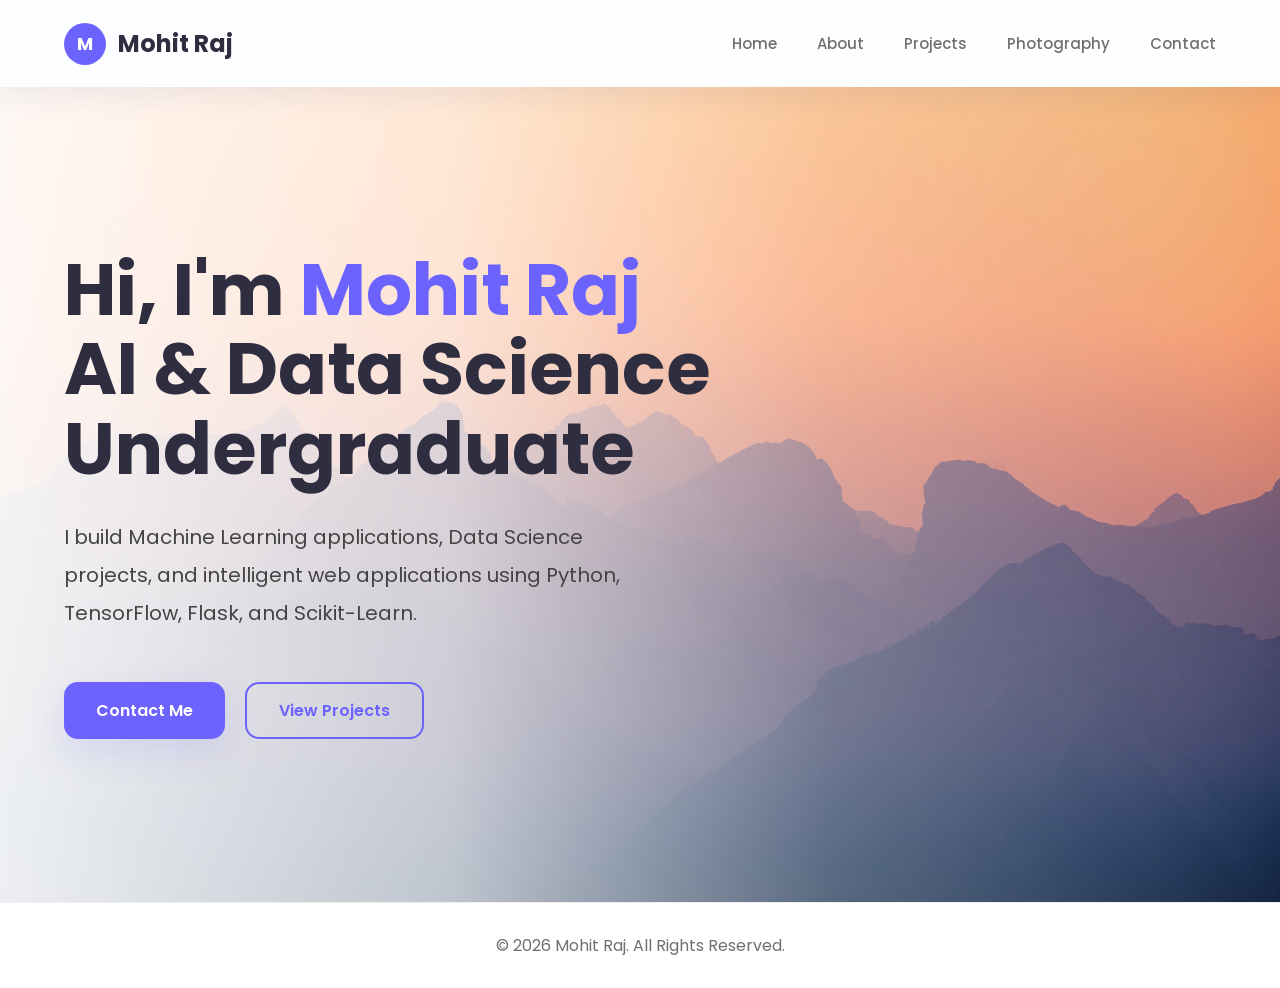
<file: index.html>
<!DOCTYPE html>
<html lang="en">

<head>

    <meta charset="UTF-8">
    <meta name="viewport" content="width=device-width, initial-scale=1.0">

    <title>Mohit Raj</title>

    <link rel="preconnect" href="https://fonts.googleapis.com">
    <link rel="preconnect" href="https://fonts.gstatic.com" crossorigin>

    <link href="https://fonts.googleapis.com/css2?family=Poppins:wght@300;400;500;600;700;800&display=swap"
        rel="stylesheet">

    <link rel="stylesheet" href="css/base.css">
    <link rel="stylesheet" href="css/home.css">

</head>

<body>

    <header>

        <nav class="navbar">

            <a href="#" class="logo">

                <span class="logo-circle">M</span>

                <h2>Mohit Raj</h2>

            </a>

            <ul class="nav-links">

                <li>
                    <a href="#">Home</a>
                </li>

                <li>
                    <a href="about">About</a>
                </li>

                <li>
                    <a href="projects">Projects</a>
                </li>

                <li>
                    <a href="photography">Photography</a>
                </li>

                <li>
                    <a href="contact">Contact</a>
                </li>

            </ul>

        </nav>

    </header>

    <main>

        <section class="hero">

            <div class="overlay"></div>

            <div class="hero-content">

                <h1>
                    Hi, I'm <span>Mohit Raj</span><br>
                    AI & Data Science Undergraduate
                </h1>

                <p>
                    I build Machine Learning applications, Data Science
                    projects, and intelligent web applications using Python,
                    TensorFlow, Flask, and Scikit-Learn.
                </p>

                <div class="buttons">

                    <a href="contact" class="btn">
                        Contact Me
                    </a>

                    <a href="projects" class="btn-outline">
                        View Projects
                    </a>

                </div>

            </div>

        </section>

    </main>

    <footer>

        <p>
            © 2026 Mohit Raj. All Rights Reserved.
        </p>

    </footer>

</body>

</html>
</file>
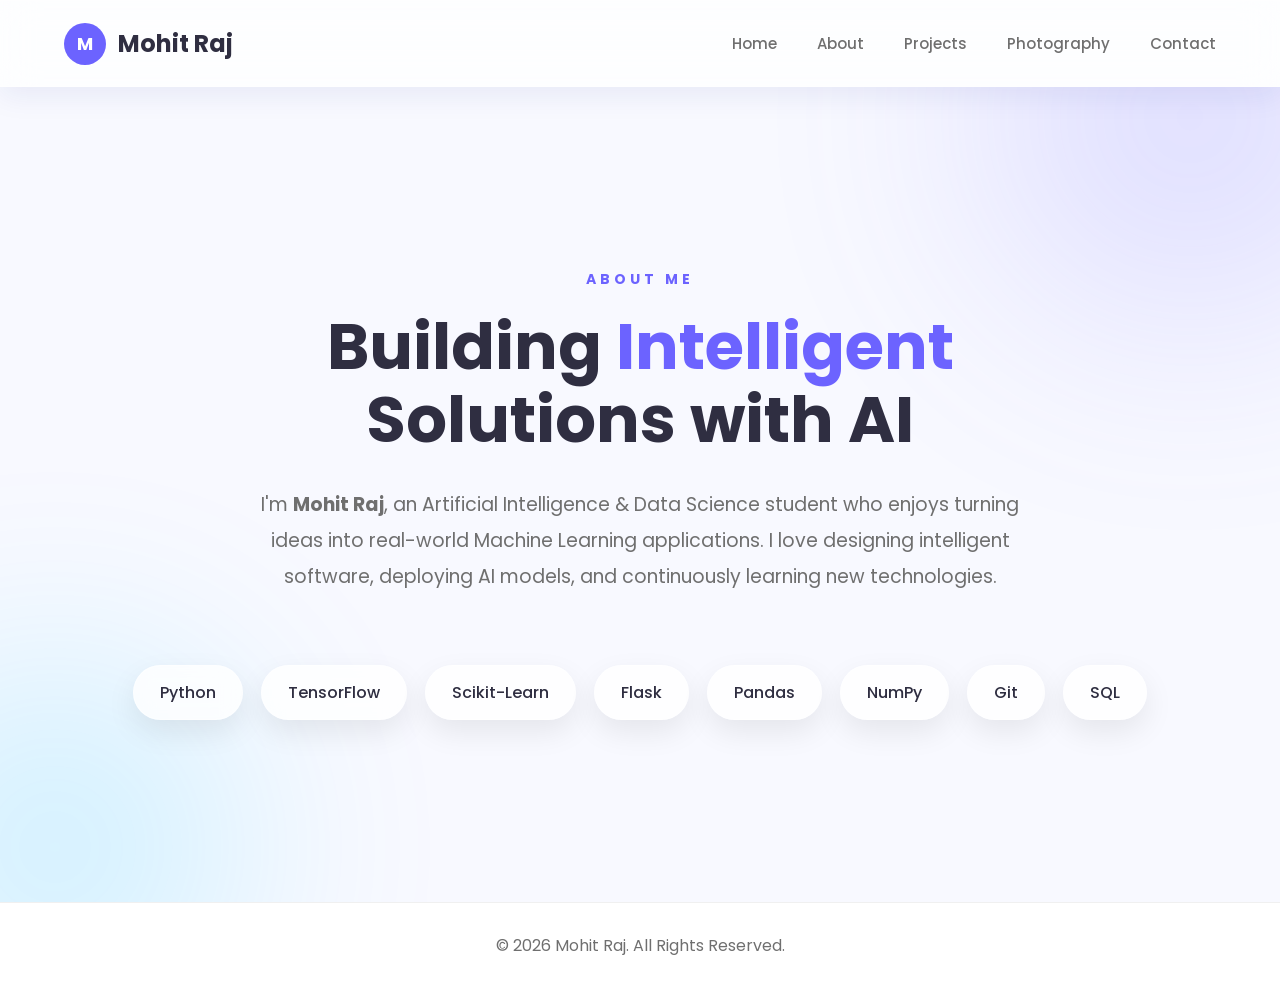
<file: about/index.html>
<!DOCTYPE html>
<html lang="en">

<head>

    <meta charset="UTF-8">
    <meta name="viewport" content="width=device-width, initial-scale=1.0">

    <title>About | Mohit Raj</title>

    <link rel="preconnect" href="https://fonts.googleapis.com">
    <link rel="preconnect" href="https://fonts.gstatic.com" crossorigin>

    <link href="https://fonts.googleapis.com/css2?family=Poppins:wght@300;400;500;600;700;800&display=swap"
        rel="stylesheet">

    <link rel="stylesheet" href="../css/base.css">
    <link rel="stylesheet" href="../css/about.css">

</head>

<body>

    <header>

        <nav class="navbar">

            <a href="../" class="logo">

                <span class="logo-circle">M</span>

                <h2>Mohit Raj</h2>

            </a>

            <ul class="nav-links">

                <li>
                    <a href="../">Home</a>
                </li>

                <li>
                    <a href="#">About</a>
                </li>

                <li>
                    <a href="../projects/">Projects</a>
                </li>

                <li>
                    <a href="../photography/">Photography</a>
                </li>

                <li>
                    <a href="../contact/">Contact</a>
                </li>

            </ul>

        </nav>

    </header>

    <main>

        <section class="about">

            <!-- Floating Background -->

            <div class="blob blob1"></div>
            <div class="blob blob2"></div>

            <div class="about-container">

                <p class="section-tag hidden">
                    ABOUT ME
                </p>

                <h1 class="hidden">
                    Building <span>Intelligent</span><br>
                    Solutions with AI
                </h1>

                <p class="intro hidden">

                    I'm <strong>Mohit Raj</strong>, an Artificial Intelligence &
                    Data Science student who enjoys turning ideas into
                    real-world Machine Learning applications.

                    I love designing intelligent software, deploying AI
                    models, and continuously learning new technologies.

                </p>

                <!-- Skills -->

                <div class="skills hidden">

                    <span>Python</span>
                    <span>TensorFlow</span>
                    <span>Scikit-Learn</span>
                    <span>Flask</span>
                    <span>Pandas</span>
                    <span>NumPy</span>
                    <span>Git</span>
                    <span>SQL</span>

                </div>

            </div>

        </section>

    </main>

    <footer>

        <p>
            © 2026 Mohit Raj. All Rights Reserved.
        </p>

    </footer>

    <script src="../js/about.js"></script>

</body>

</html>
</file>
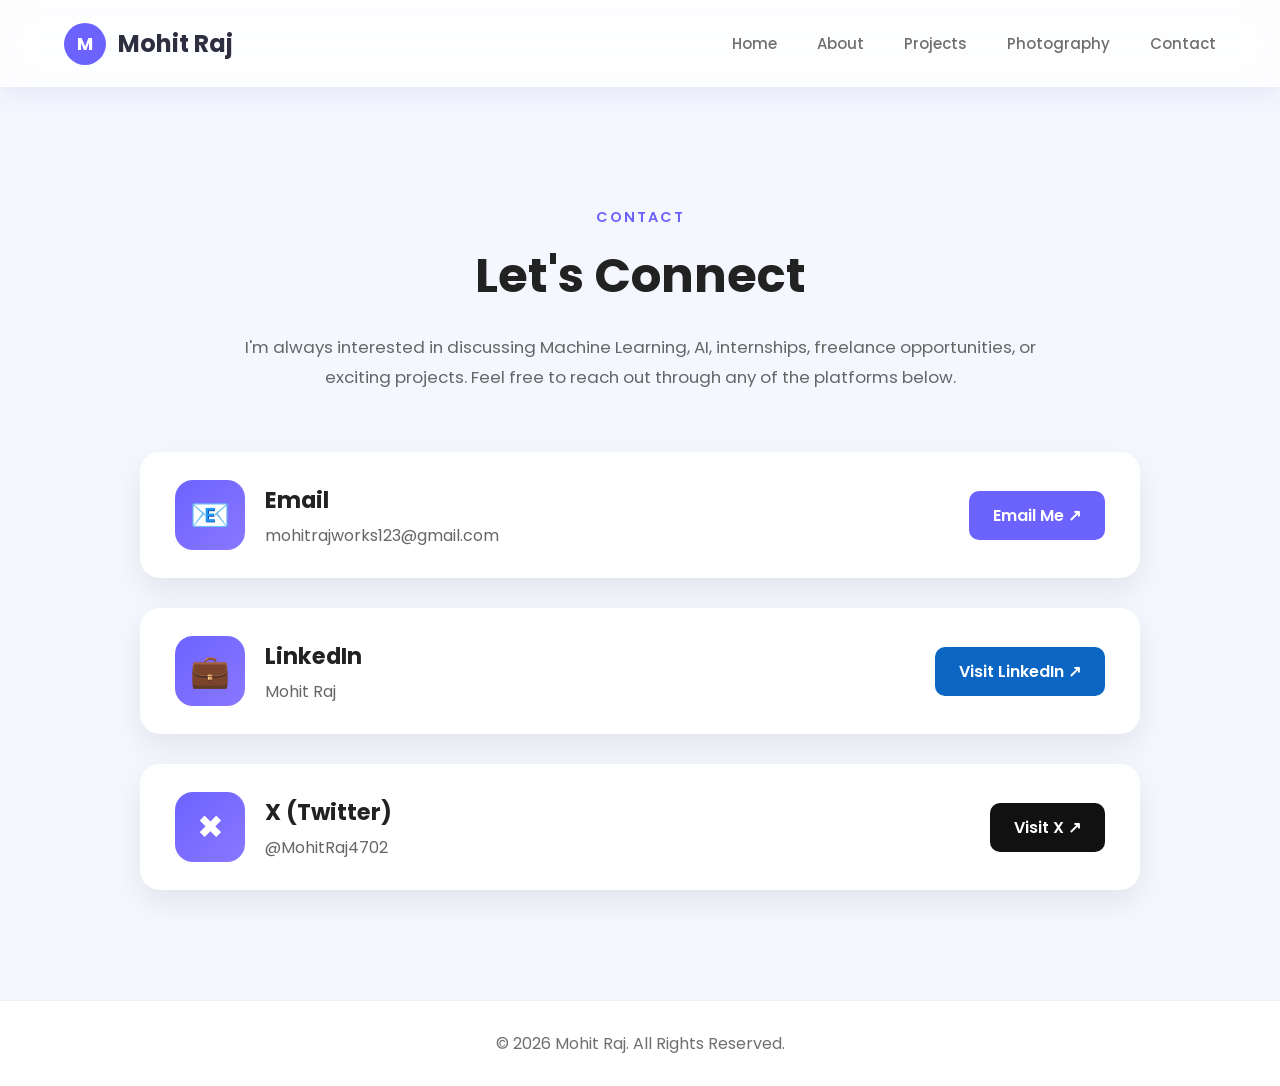
<file: contact/index.html>
<!DOCTYPE html>
<html lang="en">

<head>

    <meta charset="UTF-8">
    <meta name="viewport" content="width=device-width, initial-scale=1.0">

    <title>Contact | Mohit Raj</title>

    <link rel="preconnect" href="https://fonts.googleapis.com">
    <link rel="preconnect" href="https://fonts.gstatic.com" crossorigin>

    <link href="https://fonts.googleapis.com/css2?family=Poppins:wght@300;400;500;600;700;800&display=swap"
        rel="stylesheet">

    <link rel="stylesheet" href="../css/base.css">
    <link rel="stylesheet" href="../css/contact.css">

</head>

<body>

    <header>

        <nav class="navbar">

            <a href="../" class="logo">

                <span class="logo-circle">M</span>

                <h2>Mohit Raj</h2>

            </a>

            <ul class="nav-links">

                <li>
                    <a href="../">Home</a>
                </li>

                <li>
                    <a href="../about/">About</a>
                </li>

                <li>
                    <a href="../projects/">Projects</a>
                </li>

                <li>
                    <a href="../photography/">Photography</a>
                </li>

                <li>
                    <a href="#">Contact</a>
                </li>

            </ul>

        </nav>

    </header>

    <main>

        <section class="contact">

            <div class="contact-header hidden">

                <p class="section-tag">
                    CONTACT
                </p>

                <h1>
                    Let's Connect
                </h1>

                <p class="contact-description">
                    I'm always interested in discussing Machine Learning, AI,
                    internships, freelance opportunities, or exciting projects.
                    Feel free to reach out through any of the platforms below.
                </p>

            </div>

            <div class="contact-card hidden">

                <div class="contact-info">

                    <div class="contact-icon">
                        📧
                    </div>

                    <div>

                        <h3>Email</h3>

                        <p>
                            mohitrajworks123@gmail.com
                        </p>

                    </div>

                </div>

                <a href="mailto:mohitrajworks123@gmail.com"
                    class="contact-btn">

                    Email Me ↗

                </a>

            </div>

            <div class="contact-card hidden">

                <div class="contact-info">

                    <div class="contact-icon">
                        💼
                    </div>

                    <div>

                        <h3>LinkedIn</h3>

                        <p>
                            Mohit Raj
                        </p>

                    </div>

                </div>

                <a href="https://www.linkedin.com/in/mohit-raj-b1837735a/"
                    target="_blank"
                    rel="noopener noreferrer"
                    class="contact-btn linkedin">

                    Visit LinkedIn ↗

                </a>

            </div>

            <div class="contact-card hidden">

                <div class="contact-info">

                    <div class="contact-icon">
                        ✖
                    </div>

                    <div>

                        <h3>X (Twitter)</h3>

                        <p>
                            @MohitRaj4702
                        </p>

                    </div>

                </div>

                <a href="https://x.com/MohitRaj4702"
                    target="_blank"
                    rel="noopener noreferrer"
                    class="contact-btn x">

                    Visit X ↗

                </a>

            </div>

        </section>

    </main>

    <footer>

        <p>
            © 2026 Mohit Raj. All Rights Reserved.
        </p>

    </footer>

    <script src="../js/contact.js"></script>

</body>

</html>
</file>
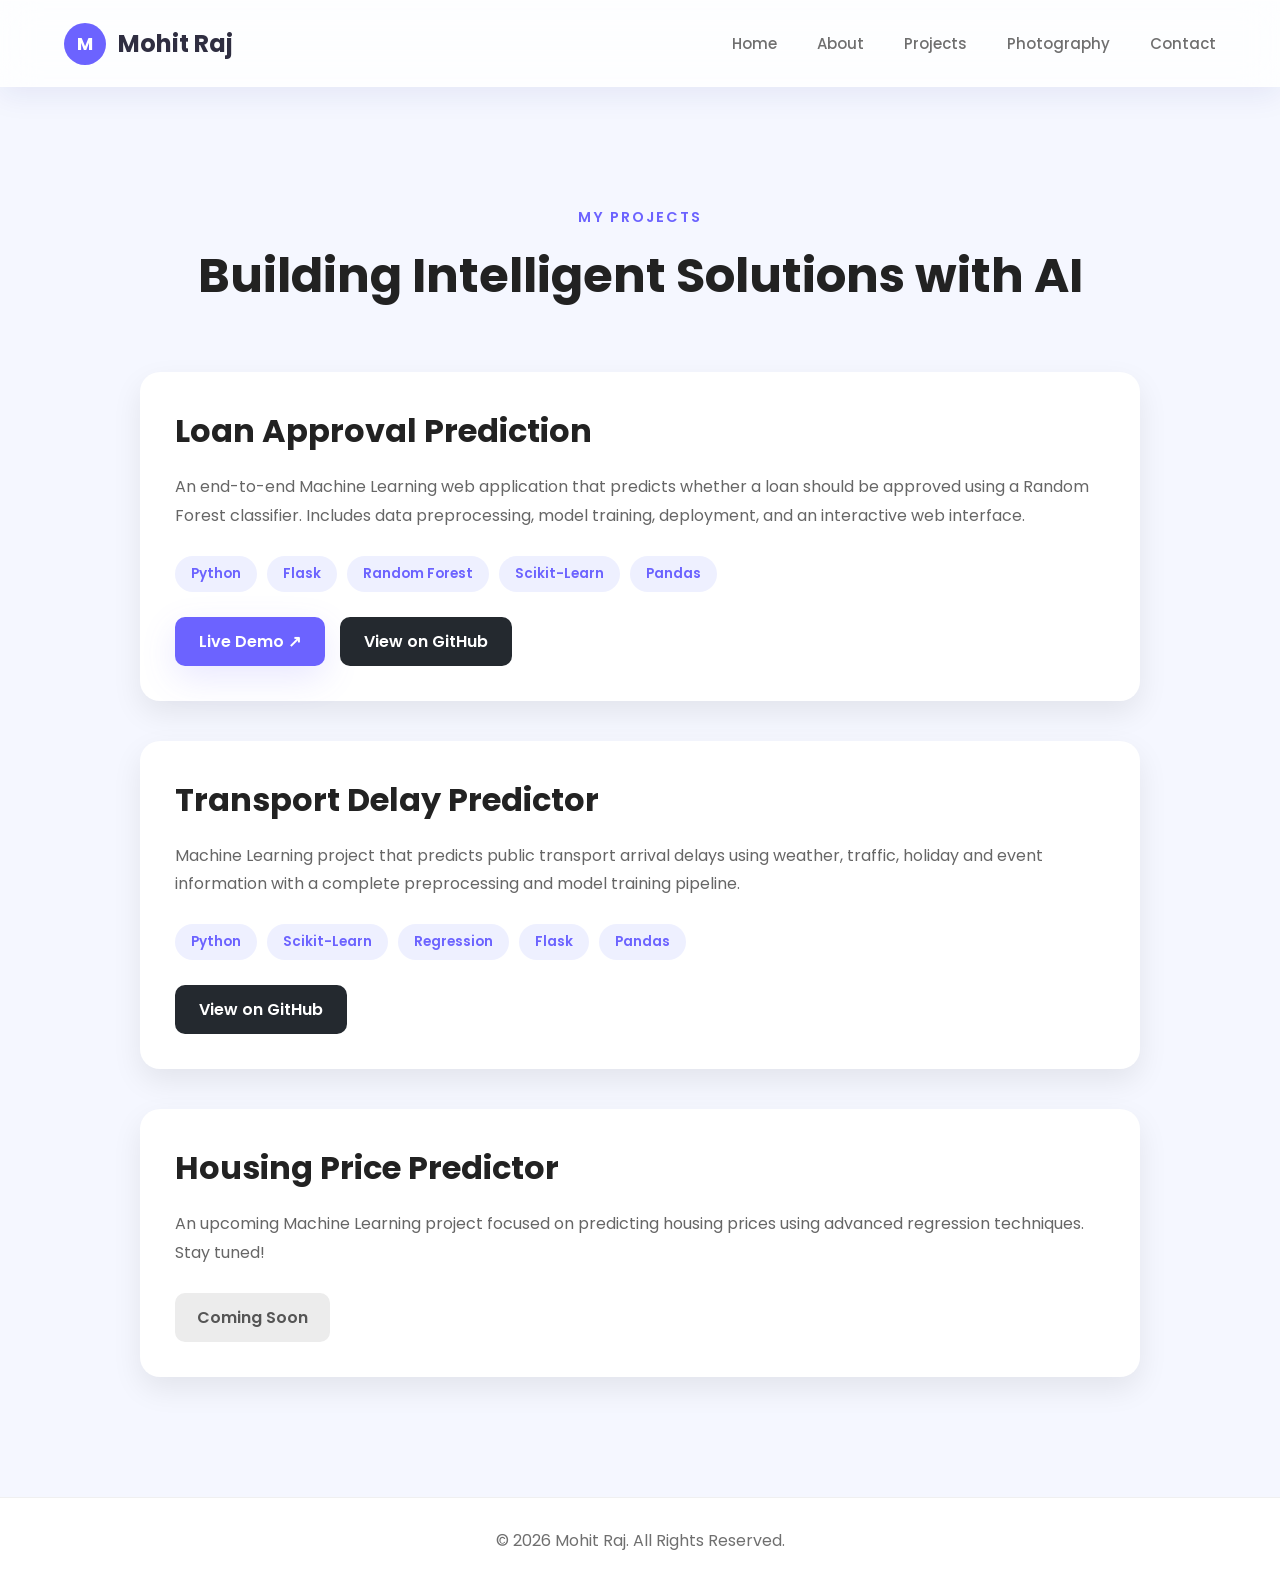
<file: projects/index.html>
<!DOCTYPE html>
<html lang="en">

<head>

    <meta charset="UTF-8">
    <meta name="viewport" content="width=device-width, initial-scale=1.0">

    <title>Projects | Mohit Raj</title>

    <link rel="preconnect" href="https://fonts.googleapis.com">
    <link rel="preconnect" href="https://fonts.gstatic.com" crossorigin>

    <link href="https://fonts.googleapis.com/css2?family=Poppins:wght@300;400;500;600;700;800&display=swap"
        rel="stylesheet">

    <link rel="stylesheet" href="../css/base.css">
    <link rel="stylesheet" href="../css/projects.css">

</head>

<body>

    <header>

        <nav class="navbar">

            <a href="../" class="logo">

                <span class="logo-circle">M</span>

                <h2>Mohit Raj</h2>

            </a>

            <ul class="nav-links">

                <li>
                    <a href="../">Home</a>
                </li>

                <li>
                    <a href="../about/">About</a>
                </li>

                <li>
                    <a href="#">Projects</a>
                </li>

                <li>
                    <a href="../photography/">Photography</a>
                </li>

                <li>
                    <a href="../contact/">Contact</a>
                </li>

            </ul>

        </nav>

    </header>

    <main>

        <section class="projects">

            <div class="projects-header hidden">

                <p class="section-tag">
                    MY PROJECTS
                </p>

                <h1>
                    Building Intelligent Solutions with AI
                </h1>

            </div>

            <!-- ================= Loan Approval ================= -->

            <div class="project-card hidden">

                <div class="project-content">

                    <h2>
                        Loan Approval Prediction
                    </h2>

                    <p>
                        An end-to-end Machine Learning web application that predicts
                        whether a loan should be approved using a Random Forest
                        classifier. Includes data preprocessing, model training,
                        deployment, and an interactive web interface.
                    </p>

                    <div class="tech-stack">

                        <span>Python</span>
                        <span>Flask</span>
                        <span>Random Forest</span>
                        <span>Scikit-Learn</span>
                        <span>Pandas</span>

                    </div>

                    <div class="project-links">

                        <a href="https://loan-prediction-app-9xyy.onrender.com/"
                            target="_blank"
                            rel="noopener noreferrer"
                            class="btn">

                            Live Demo ↗

                        </a>

                        <a href="https://github.com/Mohitr2006/Loan-Approval-Predicator"
                            target="_blank"
                            rel="noopener noreferrer"
                            class="github-btn">

                            View on GitHub

                        </a>

                    </div>

                </div>

            </div>

            <!-- ================= Transport Delay ================= -->

            <div class="project-card hidden">

                <div class="project-content">

                    <h2>
                        Transport Delay Predictor
                    </h2>

                    <p>
                        Machine Learning project that predicts public transport
                        arrival delays using weather, traffic, holiday and event
                        information with a complete preprocessing and model
                        training pipeline.
                    </p>

                    <div class="tech-stack">

                        <span>Python</span>
                        <span>Scikit-Learn</span>
                        <span>Regression</span>
                        <span>Flask</span>
                        <span>Pandas</span>

                    </div>

                    <div class="project-links">

                        <a href="https://github.com/Mohitr2006/TransportDelay"
                            target="_blank"
                            rel="noopener noreferrer"
                            class="github-btn">

                            View on GitHub

                        </a>

                    </div>

                </div>

            </div>

            <!-- ================= Housing Price ================= -->

            <div class="project-card hidden">

                <div class="project-content">

                    <h2>
                        Housing Price Predictor
                    </h2>

                    <p>
                        An upcoming Machine Learning project focused on predicting
                        housing prices using advanced regression techniques.
                        Stay tuned!
                    </p>

                    <span class="coming-soon">
                        Coming Soon
                    </span>

                </div>

            </div>

        </section>

    </main>

    <footer>

        <p>
            © 2026 Mohit Raj. All Rights Reserved.
        </p>

    </footer>

    <script src="../js/projects.js"></script>

</body>

</html>
</file>
<file: css/base.css>
@import url('https://fonts.googleapis.com/css2?family=Poppins:wght@300;400;500;600;700;800&display=swap');

*{
    margin:0;
    padding:0;
    box-sizing:border-box;
}

html{
    scroll-behavior:smooth;
}

body{
    font-family:'Poppins',sans-serif;
    background:#f8f9ff;
    color:#2F2E41;
    overflow-x:hidden;
}

a{
    text-decoration:none;
}

ul{
    list-style:none;
}

img{
    max-width:100%;
    display:block;
}

:root{

    --primary:#6C63FF;
    --primary-dark:#564BEF;

    --text:#2F2E41;
    --text-light:#6F6F6F;

    --white:#ffffff;
    --bg:#f8f9ff;

    --shadow:0 12px 35px rgba(108,99,255,.15);

    --radius:14px;

    --transition:.35s ease;

}

.container{

    width:min(1200px,90%);
    margin:auto;

}

header{

    width:100%;
    position:sticky;
    top:0;
    z-index:999;

    background:rgba(255,255,255,.72);
    backdrop-filter:blur(18px);
    -webkit-backdrop-filter:blur(18px);

    border:1px solid rgba(255,255,255,.25);
    border-left:none;
    border-right:none;

    box-shadow:0 8px 30px rgba(31,38,135,.08);

}

.navbar{

    width:min(1200px,90%);
    height:85px;

    margin:auto;

    display:flex;
    justify-content:space-between;
    align-items:center;

}

.logo{

    display:flex;
    align-items:center;
    gap:12px;

    color:var(--text);

}

.logo-circle{

    width:42px;
    height:42px;

    border-radius:50%;

    background:var(--primary);

    color:white;

    display:flex;
    justify-content:center;
    align-items:center;

    font-size:18px;
    font-weight:700;

}

.logo h2{

    font-size:24px;
    font-weight:700;

}

.nav-links{

    display:flex;
    align-items:center;
    gap:40px;

}

.nav-links a{

    color:var(--text-light);

    font-size:15px;
    font-weight:500;

    transition:var(--transition);

    position:relative;

}

.nav-links a:hover{

    color:var(--primary);

}

.nav-links a::after{

    content:"";

    position:absolute;

    left:0;
    bottom:-6px;

    width:0%;
    height:2px;

    background:var(--primary);

    transition:var(--transition);

}

.nav-links a:hover::after{

    width:100%;

}

.btn{

    display:inline-flex;

    justify-content:center;
    align-items:center;

    padding:14px 32px;

    border-radius:var(--radius);

    background:var(--primary);

    color:white;

    font-weight:600;

    transition:var(--transition);

    box-shadow:var(--shadow);

}

.btn:hover{

    background:var(--primary-dark);

    transform:translateY(-3px);

}

.btn-outline{

    display:inline-flex;

    justify-content:center;
    align-items:center;

    padding:14px 32px;

    border-radius:var(--radius);

    border:2px solid var(--primary);

    color:var(--primary);

    font-weight:600;

    transition:var(--transition);

}

.btn-outline:hover{

    background:var(--primary);

    color:white;

}

main{

    min-height:calc(100vh - 170px);

}

footer{

    margin-top:0;

    padding:30px;

    text-align:center;

    color:var(--text-light);

    border-top:1px solid rgba(0,0,0,.06);

    background:white;

}


@media(max-width:768px){

    .navbar{
        height:auto;
        padding:15px 0;
        flex-direction:column;
        gap:15px;
    }

    .nav-links{
        display:flex;
        flex-wrap:wrap;
        justify-content:center;
        gap:15px;
    }

    .logo h2{
        font-size:20px;
    }

}
</file>
<file: css/home.css>
.hero{

    position:relative;

    min-height:calc(100vh - 85px);

    display:flex;

    align-items:center;

    justify-content:center;

    background-image:url("../images/hero-bg.jpg");

    background-size:cover;

    background-position:center;

    background-repeat:no-repeat;

    overflow:hidden;

}

.overlay{

    position:absolute;

    inset:0;

    background:
    linear-gradient(
        90deg,
        rgba(255,255,255,.93) 0%,
        rgba(255,255,255,.75) 35%,
        rgba(255,255,255,.35) 65%,
        rgba(255,255,255,.08) 100%
    );

}

.hero-content{

    width:min(1200px,90%);

    position:relative;

    z-index:2;

    animation:slideLeft .9s ease;

}

.hero h1{

    font-size:72px;

    font-weight:700;

    line-height:1.1;

    max-width:700px;

    color:var(--text);

}

.hero h1 span{

    color:var(--primary);

}

.hero p{

    margin-top:30px;

    max-width:580px;

    font-size:20px;

    line-height:1.9;

    color:#444;

}

.buttons{

    margin-top:50px;

    display:flex;

    gap:20px;

}

@keyframes slideLeft{

from{

opacity:0;

transform:translateX(-70px);

}

to{

opacity:1;

transform:translateX(0);

}

}

.hero::after{

content:"";

position:absolute;

width:500px;

height:500px;

right:-120px;

top:-120px;

background:#6C63FF;

opacity:.15;

filter:blur(170px);

border-radius:50%;

animation:float 8s ease-in-out infinite;

}

@keyframes float{

0%,100%{

transform:translateY(0);

}

50%{

transform:translateY(40px);

}

}

@media(max-width:992px){

.hero{

text-align:center;

}

.hero-content{

display:flex;

flex-direction:column;

align-items:center;

}

.hero h1{

font-size:52px;

}

.hero p{

font-size:18px;

}

.buttons{

justify-content:center;

}

}

@media(max-width:600px){

.hero{

padding:70px 0;

}

.hero h1{

font-size:38px;

}

.hero p{

font-size:16px;

}

.buttons{

flex-direction:column;

width:100%;

}

.buttons a{

width:100%;

text-align:center;

}

}
</file>
<file: css/about.css>
.about{
    position: relative;
    overflow: hidden;

    min-height: calc(100vh - 85px);

    display:flex;
    justify-content:center;
    align-items:center;

    padding: 60px 20px;
}

.about-container{
    width: min(1100px, 90%);
    margin: auto;
    position: relative;
    z-index: 2;
    text-align: center;
}

.section-tag{
    color: var(--primary);
    font-weight: 700;
    letter-spacing: 4px;
    margin-bottom: 20px;
    font-size: 14px;
}

.about h1{
    font-size: 64px;
    line-height: 1.15;
    margin-bottom: 30px;
    color: var(--text);
}

.about h1 span{
    color: var(--primary);
}

.intro{
    max-width: 760px;
    margin: auto;
    font-size: 19px;
    line-height: 1.9;
    color: var(--text-light);
}

.skills{
    margin-top: 70px;
    display: flex;
    justify-content: center;
    flex-wrap: wrap;
    gap: 18px;
}

.skills span{
    padding: 14px 26px;
    border-radius: 50px;
    background: rgba(255,255,255,.8);
    backdrop-filter: blur(10px);
    border: 1px solid rgba(255,255,255,.4);
    box-shadow: 0 12px 30px rgba(0,0,0,.08);
    transition: .35s ease;
    cursor: pointer;
    font-weight: 500;
}

.skills span:hover{
    background: var(--primary);
    color: white;
    transform: translateY(-8px) scale(1.05);
    box-shadow: 0 20px 40px rgba(108,99,255,.25);
}


.blob{
    position: absolute;
    border-radius: 50%;
    filter: blur(120px);
    opacity: .18;
    animation: float 8s ease-in-out infinite;
    z-index: -1;
}

.blob1{
    width: 420px;
    height: 420px;
    background: #6C63FF;
    top: -180px;
    right: -120px;
}

.blob2{
    width: 350px;
    height: 350px;
    background: #00C2FF;
    bottom: -120px;
    left: -120px;
}

@keyframes float{

    0%,100%{
        transform: translateY(0);
    }

    50%{
        transform: translateY(40px);
    }

}


.hidden{
    opacity: 0;
    transform: translateY(60px);
    transition: opacity .8s ease, transform .8s ease;
}

.show{
    opacity: 1;
    transform: translateY(0);
}

@media (max-width:900px){

    .about{
        padding: 90px 20px;
    }

    .about h1{
        font-size: 48px;
    }

    .intro{
        font-size: 17px;
    }

}

@media (max-width:600px){

    .about h1{
        font-size: 36px;
    }

    .intro{
        font-size: 16px;
        line-height: 1.8;
    }

    .skills{
        gap: 12px;
    }

    .skills span{
        padding: 12px 20px;
        font-size: 14px;
    }

}
</file>
<file: css/contact.css>
.contact{
    width:100%;
    min-height:100vh;
    padding:120px 8% 80px;
    background:#f5f7ff;
}


.contact-header{
    max-width:800px;
    margin:0 auto 60px;
    text-align:center;
}

.section-tag{
    color:#6c63ff;
    font-size:.9rem;
    font-weight:600;
    letter-spacing:2px;
    text-transform:uppercase;
    margin-bottom:12px;
}

.contact-header h1{
    font-size:3rem;
    color:#222;
    margin-bottom:20px;
}

.contact-description{
    color:#666;
    font-size:1.05rem;
    line-height:1.8;
}


.contact-card{

    max-width:1000px;
    margin:0 auto 30px;

    background:#fff;

    border-radius:20px;

    padding:28px 35px;

    display:flex;
    justify-content:space-between;
    align-items:center;

    box-shadow:0 12px 30px rgba(0,0,0,.08);

    transition:.3s ease;
}

.contact-card:hover{

    transform:translateY(-6px);

    box-shadow:0 18px 40px rgba(108,99,255,.15);

}


.contact-info{

    display:flex;
    align-items:center;
    gap:20px;

}

.contact-icon{

    width:70px;
    height:70px;

    border-radius:18px;

    background:linear-gradient(135deg,#6c63ff,#8977ff);

    display:flex;
    justify-content:center;
    align-items:center;

    font-size:2rem;

    color:#fff;

    flex-shrink:0;
}

.contact-info h3{

    font-size:1.4rem;
    color:#222;
    margin-bottom:6px;

}

.contact-info p{

    color:#666;
    font-size:1rem;

}


.contact-btn{

    display:inline-block;

    padding:12px 24px;

    border-radius:10px;

    text-decoration:none;

    font-weight:600;

    color:#fff;

    transition:.3s;

}


.contact-btn{
    background:#6c63ff;
}

.contact-btn:hover{
    background:#5848ff;
}


.github{
    background:#24292f;
}

.github:hover{
    background:#000;
}



.linkedin{
    background:#0A66C2;
}

.linkedin:hover{
    background:#004182;
}



.x{
    background:#111;
}

.x:hover{
    background:#000;
}


.hidden{

    opacity:0;

    transform:translateY(50px);

    transition:all .8s ease;

}

.show{

    opacity:1;

    transform:translateY(0);

}


@media(max-width:768px){

    .contact{

        padding:100px 6% 60px;

    }

    .contact-header h1{

        font-size:2.2rem;

    }

    .contact-card{

        flex-direction:column;

        align-items:flex-start;

        gap:25px;

        padding:25px;

    }

    .contact-info{

        width:100%;

    }

    .contact-btn{

        width:100%;

        text-align:center;

    }

}

@media(max-width:500px){

    .contact-info{

        flex-direction:column;

        text-align:center;

    }

    .contact-icon{

        width:60px;
        height:60px;
        font-size:1.7rem;

    }

    .contact-info h3{

        font-size:1.2rem;

    }

}
</file>
<file: css/projects.css>
.projects{
    width:100%;
    min-height:100vh;
    padding:120px 8% 80px;
    background:#f5f7ff;
}

.projects-header{
    text-align:center;
    margin-bottom:60px;
}

.section-tag{
    color:#6c63ff;
    font-size:.9rem;
    font-weight:600;
    letter-spacing:2px;
    text-transform:uppercase;
    margin-bottom:12px;
}

.projects-header h1{
    font-size:3rem;
    color:#222;
}


.project-card{
    max-width:1000px;
    margin:0 auto 40px;
    padding:35px;
    background:#fff;
    border-radius:20px;
    box-shadow:0 12px 30px rgba(0,0,0,.08);
    transition:.3s ease;
}

.project-content h2{
    font-size:2rem;
    color:#222;
    margin-bottom:18px;
}

.project-content p{
    color:#666;
    line-height:1.8;
    margin-bottom:25px;
}


.tech-stack{
    display:flex;
    flex-wrap:wrap;
    gap:10px;
    margin-bottom:25px;
}

.tech-stack span{
    background:#eef0ff;
    color:#6c63ff;
    padding:8px 16px;
    border-radius:30px;
    font-size:.85rem;
    font-weight:600;
}


.project-links{
    display:flex;
    gap:15px;
    flex-wrap:wrap;
}

.btn,
.github-btn{
    display:inline-block;
    padding:12px 24px;
    border-radius:10px;
    text-decoration:none;
    font-weight:600;
    transition:.3s;
}

.btn{
    background:#6c63ff;
    color:#fff;
}

.btn:hover{
    background:#5848ff;
}

.github-btn{
    background:#24292f;
    color:#fff;
}

.github-btn:hover{
    background:#000;
}


.coming-soon{
    display:inline-block;
    padding:12px 22px;
    border-radius:10px;
    background:#ececec;
    color:#555;
    font-weight:600;
}


@media(max-width:768px){

    .projects{
        padding:100px 6% 60px;
    }

    .projects-header h1{
        font-size:2.2rem;
    }

    .project-card{
        padding:25px;
    }

    .project-content h2{
        font-size:1.6rem;
    }

    .project-links{
        flex-direction:column;
    }

    .btn,
    .github-btn{
        width:100%;
        text-align:center;
    }

}

.hidden{
    opacity:0;
    transform:translateY(60px);
    transition:all .8s ease;
}

.show{
    opacity:1;
    transform:translateY(0);
}
</file>
